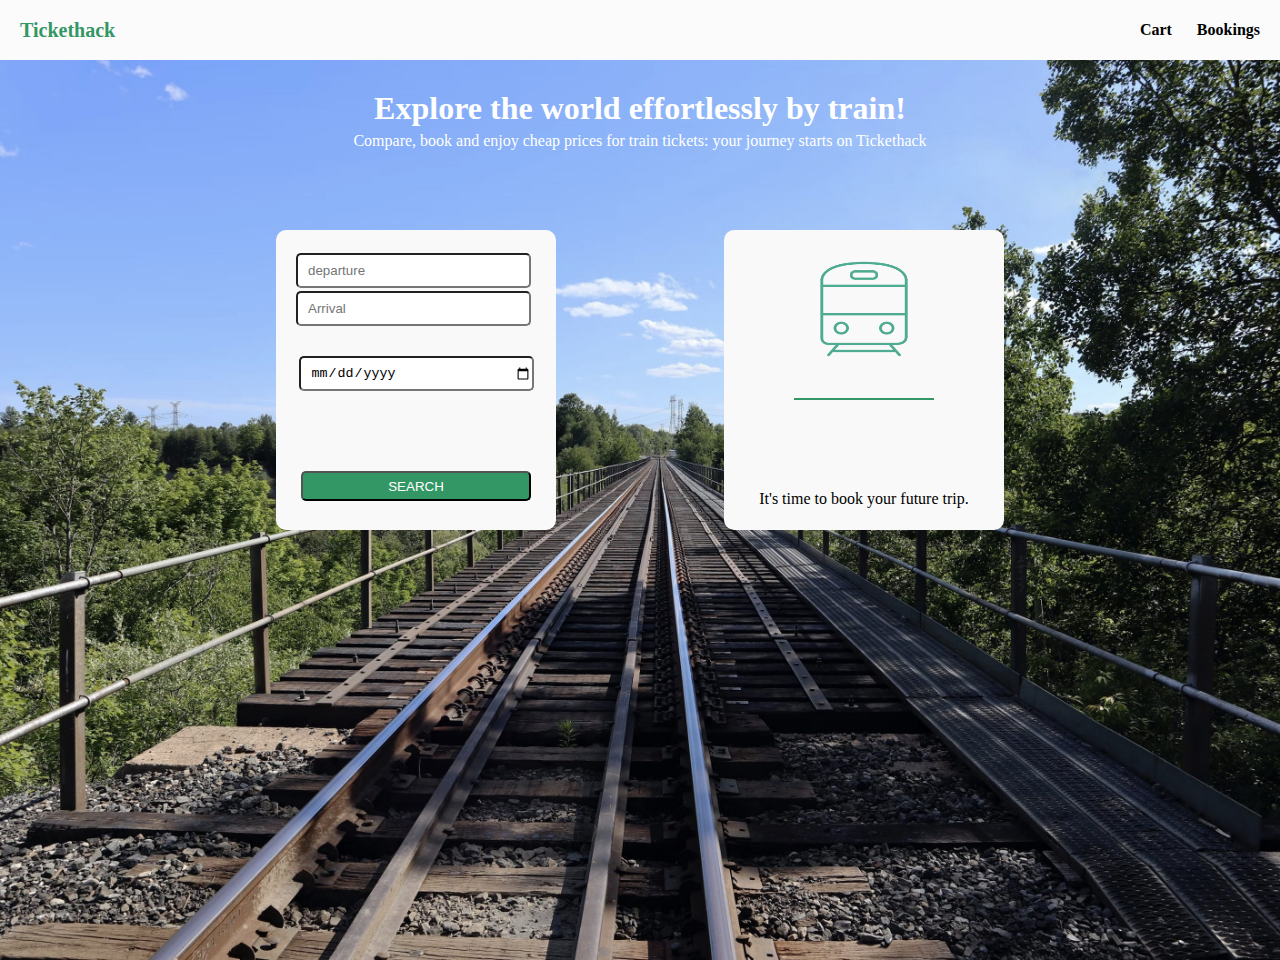
<file: index.html>
<!DOCTYPE html>
<html lang="en">
<head>
    <link rel="stylesheet" href="style.css">
    <meta charset="UTF-8">
    <meta name="viewport" content="width=device-width, initial-scale=1.0">
    <title>Tickethack</title>
</head>
<body>
    <header id="header">
       <a href = "index.html" id="logo">Tickethack</a>
       <div id="links">
        <a href = "cart.html" id="cart">Cart</a>
        <a href = "booking.html" id="bookings">Bookings</a>
       </div>
    </header>
    
    <main id ="main">
      <img src="./img/background.jpg" id="backgound_img"></img>
      <div id="title">
        <h1>Explore the world effortlessly by train!</h1>
        <p>Compare, book and enjoy cheap prices for train tickets: your journey starts on Tickethack</p>
      </div>
      <div id="cards-container">
        <div class="card-box-left">
          <div>
            <input id ="inputDeparture" type = "text" placeholder="departure" class="input_card" ></input>
            <input id ="inputArrival" type = "text" placeholder="Arrival"  class="input_card"></input>
          </div>
          <div>
            <input type="date" id ="inputDate" class="input_card"></input>
          </div>
          <button id="search_btn">SEARCH</button>
        </div>

        <div class="card-box-right">
          <img id="train_img" src="./img/train.png" alt="train" />
          <p id ="p_img">It's time to book your future trip.</p>          
        </div>
      </div>
    </main>
    
    <script src="script.js"></script>
</body>
</html>
</file>
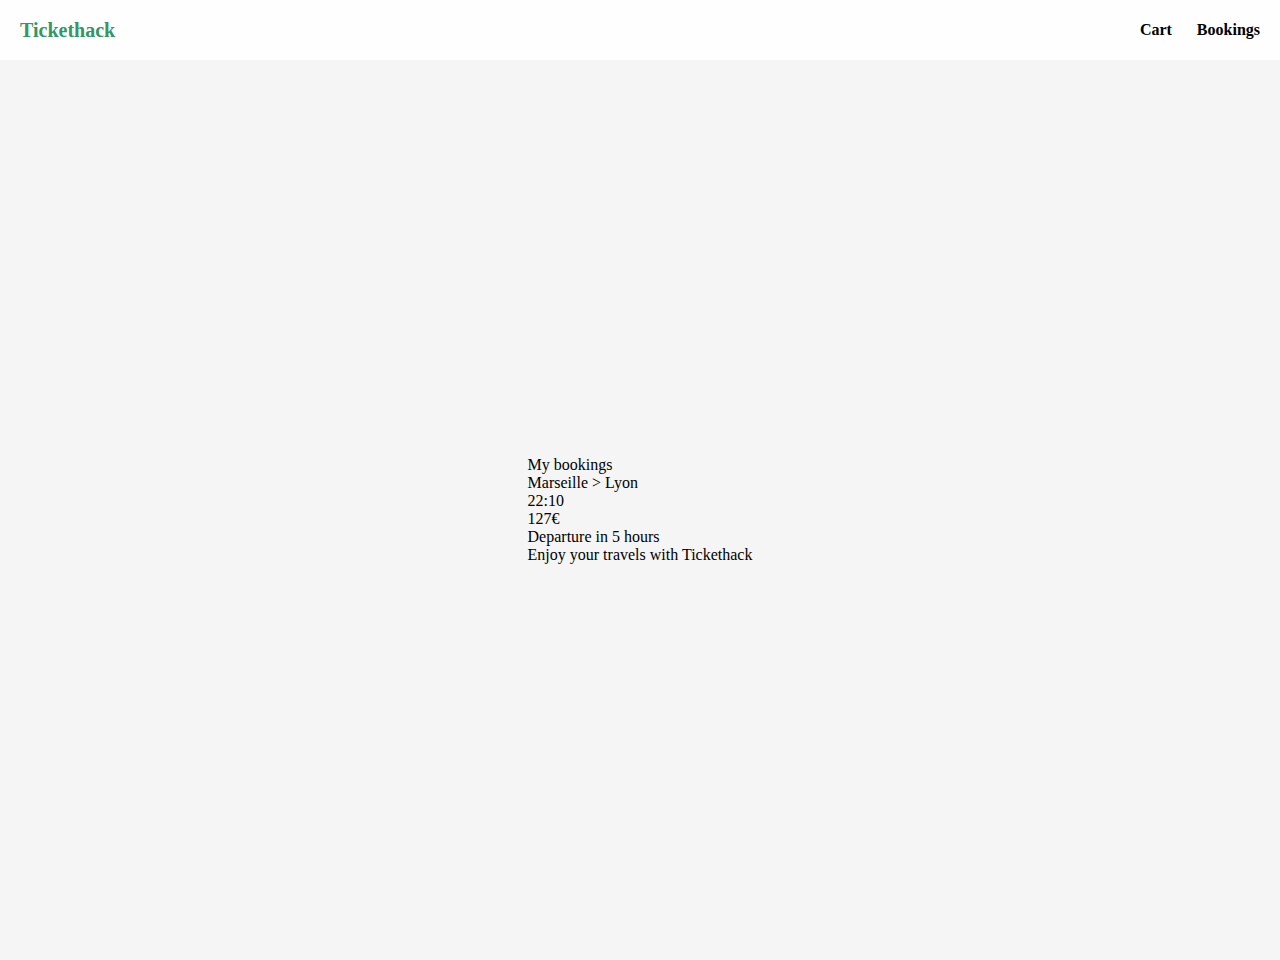
<file: booking.html>
<!DOCTYPE html>
<html lang="en">
<head>
    <link rel="stylesheet" href="style.cart.css">
    <meta charset="UTF-8">
    <meta name="viewport" content="width=device-width, initial-scale=1.0">
    <title>Cart</title>
</head>
<body>
    <header id="header">
        <a href = "index.html" id="logo">Tickethack</a>
        <div id="links">
         <a href = "cart.html" id="cart">Cart</a>
         <a href = "booking.html" id="bookings">Bookings</a>
        </div>
     </header>
     
    <div id="background_cart">
            <div id="style_cart">
                <p>My bookings</p>
                <div>
                   <div id="destination">Marseille > Lyon</div>
                   <div id="hours">22:10</div>
                   <div id="price">127€</div>
                   <div id="departure_hours">Departure in 5 hours</div>
                </div>
                <p>Enjoy your travels with Tickethack</p>
            </div>
        </div>
    </div>
</body>
</html>
</file>
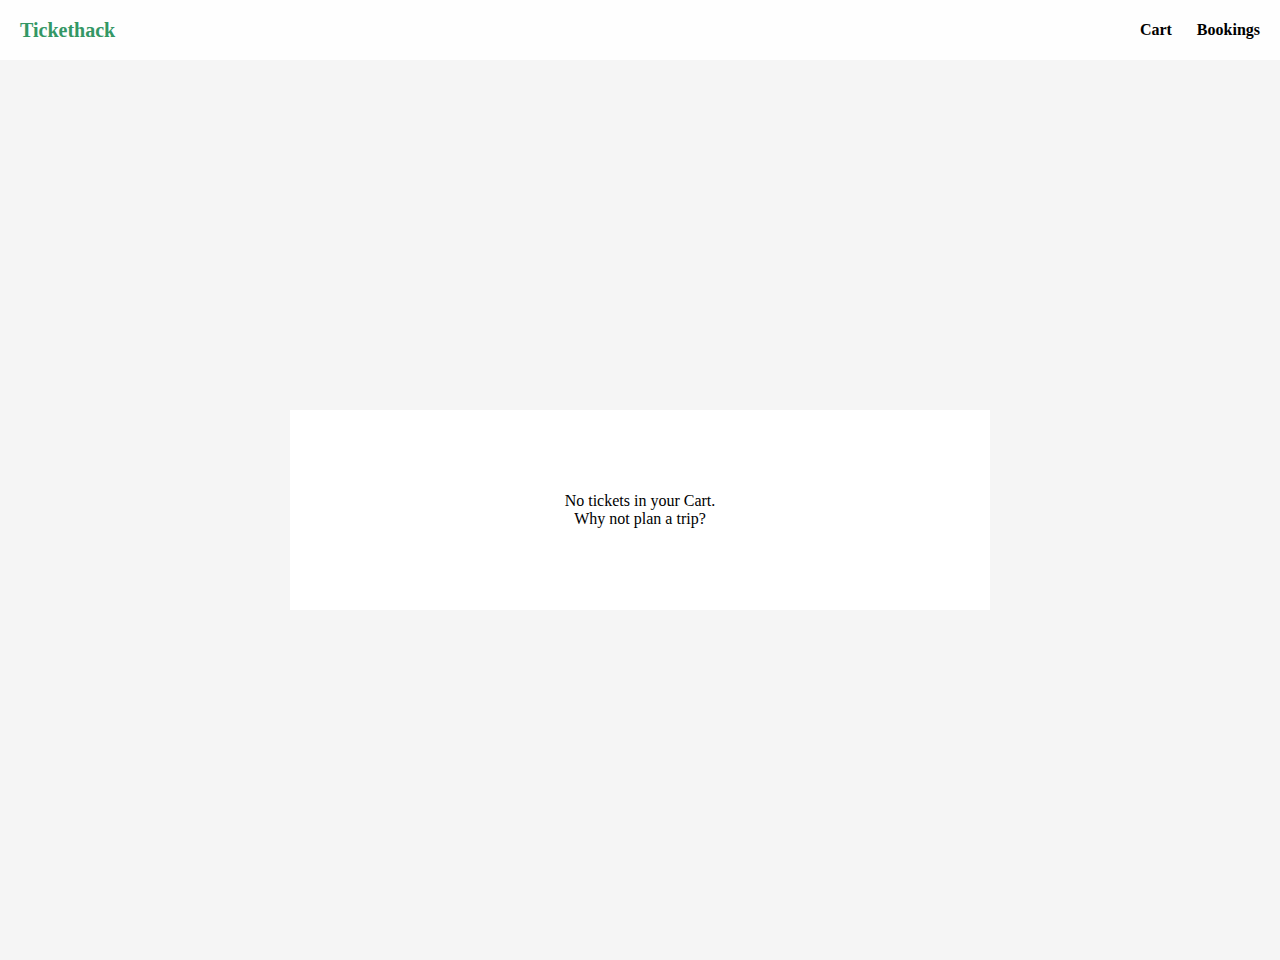
<file: cart.html>
<!DOCTYPE html>
<html lang="en">
<head>
    <link rel="stylesheet" href="style.cart.css">
    
    <meta charset="UTF-8">
    <meta name="viewport" content="width=device-width, initial-scale=1.0">
    <title>Cart</title>
</head>
<body>
    <header id="header">
        <a href = "index.html" id="logo">Tickethack</a>
        <div id="links">
         <a href = "cart.html" id="cart">Cart</a>
         <a href = "booking.html" id="bookings">Bookings</a>
        </div>
     </header>
     
        <div id="background_cart">
            <div id="box_cart">
                <p>No tickets in your Cart.</p>
                <p>Why not plan a trip? </p>
            </div>
        </div>
       <script src="cart.js"></script>
</body>
</html>
</file>
<file: style.css>
*{
    margin: 0 ;
    padding:0;
    box-sizing: border-box;
}
#header {
    background-color: rgb(252, 251, 251);
    display: flex;
    height: 60px; 
    justify-content: space-between;
    align-items: center;
    padding-left: 20px;
    padding-right: 20px;
}

#logo{
    color: rgb(51, 151, 101);
    font-weight: bold;
    font-size: 20px;
    text-decoration: none;
}

#cart{
    padding-right: 25px;
    font-weight: bold;
    text-decoration: none;
    color: black;
}

#bookings{
    font-weight: bold; 
    text-decoration: none;
    color: black;
}

#links{
    display: flex;
}


#title{
    color: rgb(255, 255, 255);
    display:flex;
    flex-direction: column;
    justify-content: center;
    align-items: center;
    height: 120px;
    margin-bottom: 50px;
}

h1{
margin-bottom: 5px;
}


#cards-container {
    width: 70%;
    display: flex;
    justify-content: space-around;
    margin-left: auto;
    margin-right: auto;
}

.card-box-left {
    width: 280px;
    height: 300px;
    display: flex;
    flex-direction: column;
    align-items: center;
    padding: 20px;
    background-color: rgb(250, 249, 249);
    border-radius: 10px;
}

.card-box-right {
    width: 280px;
    height: 300px;
    display: flex;
    flex-direction: column;
    align-items: center;
    padding: 20px;
    background-color: rgb(250, 249, 249);
    border-radius: 10px;
    gap: 10px;
    overflow: scroll;
}

.input_card {
    height: 35px;
    width: 235px;
    border-radius: 5px;
    margin-top: 3px;
    outline: none;
    padding-left: 10px;
}

#inputDate {
    margin-top: 30px;
}

#search_btn {
    background-color: rgb(51, 151, 101);
    height: 30px;
    width: 230px;
    border-radius: 5px;
    color: white;
    margin-top: 80px;
}

#train_img {
    width: 140px;
    height: 150px;
    border-bottom: 2px solid rgb(51, 151, 101);
    padding-bottom: 30px;
}

#p_img {
    margin-top: 80px;
}

#backgound_img{
    position: absolute;
    width: 100%;
    height: 100vh;
    object-fit: cover;
    z-index: -1;
}

.trip_container {
    height: 35px;
    width: 250px;
    border-radius: 5px;
    background-color: rgb(192, 190, 190);
    display: flex;
    justify-content: space-between;
    align-items: center;
    padding: 5px;
}

.btn_book {
    background-color: rgb(51, 151, 101);
    color: white;
    cursor: pointer;
    text-decoration: none;
}
</file>
<file: style.cart.css>
*{
    margin: 0 ;
    padding:0;
    box-sizing: border-box;
}
#header {
    background-color: #fefefe;
    display: flex;
    height: 60px; 
    justify-content: space-between;
    align-items: center;
    padding-left: 20px;
    padding-right: 20px;
    background-color: #fefefe;
}

#tickethack{
    color: rgb(51, 151, 101);
    font-weight: bold;
    font-size: 20px;
}

#links{
    display: flex;
    
}

#logo{
    color: rgb(51, 151, 101);
    font-weight: bold;
    font-size: 20px;
    text-decoration: none;
}

#cart{
    padding-right: 25px;
    font-weight: bold;
    text-decoration: none;
    color: black;
}

#bookings{
    font-weight: bold; 
    text-decoration: none;
    color: black;
}


#background_cart{
    background-color:#eff2f1;
    display: flex;
    justify-content: center;
    align-items: center;
    height: 100vh;
    background-color:whitesmoke;
    overflow: scroll;
}


#box_cart{
    width: 700px;
    height: 200px;
    background-color: white;
    display: flex;
    justify-content: center;
    align-items: center;
    flex-direction: column; 

}

.box_trips {
    display: flex;
    justify-content: space-around;
    align-items: center;
    background-color: rgb(220, 220, 220);
    width: 500px;
    height: 60px;
    margin-top: 10px;
}

.btn_delete {
    height: 30px;
    width: 30px;
    background-color: rgb(15, 118, 15);
    border-radius: 5px;
    cursor: pointer;
}
</file>
